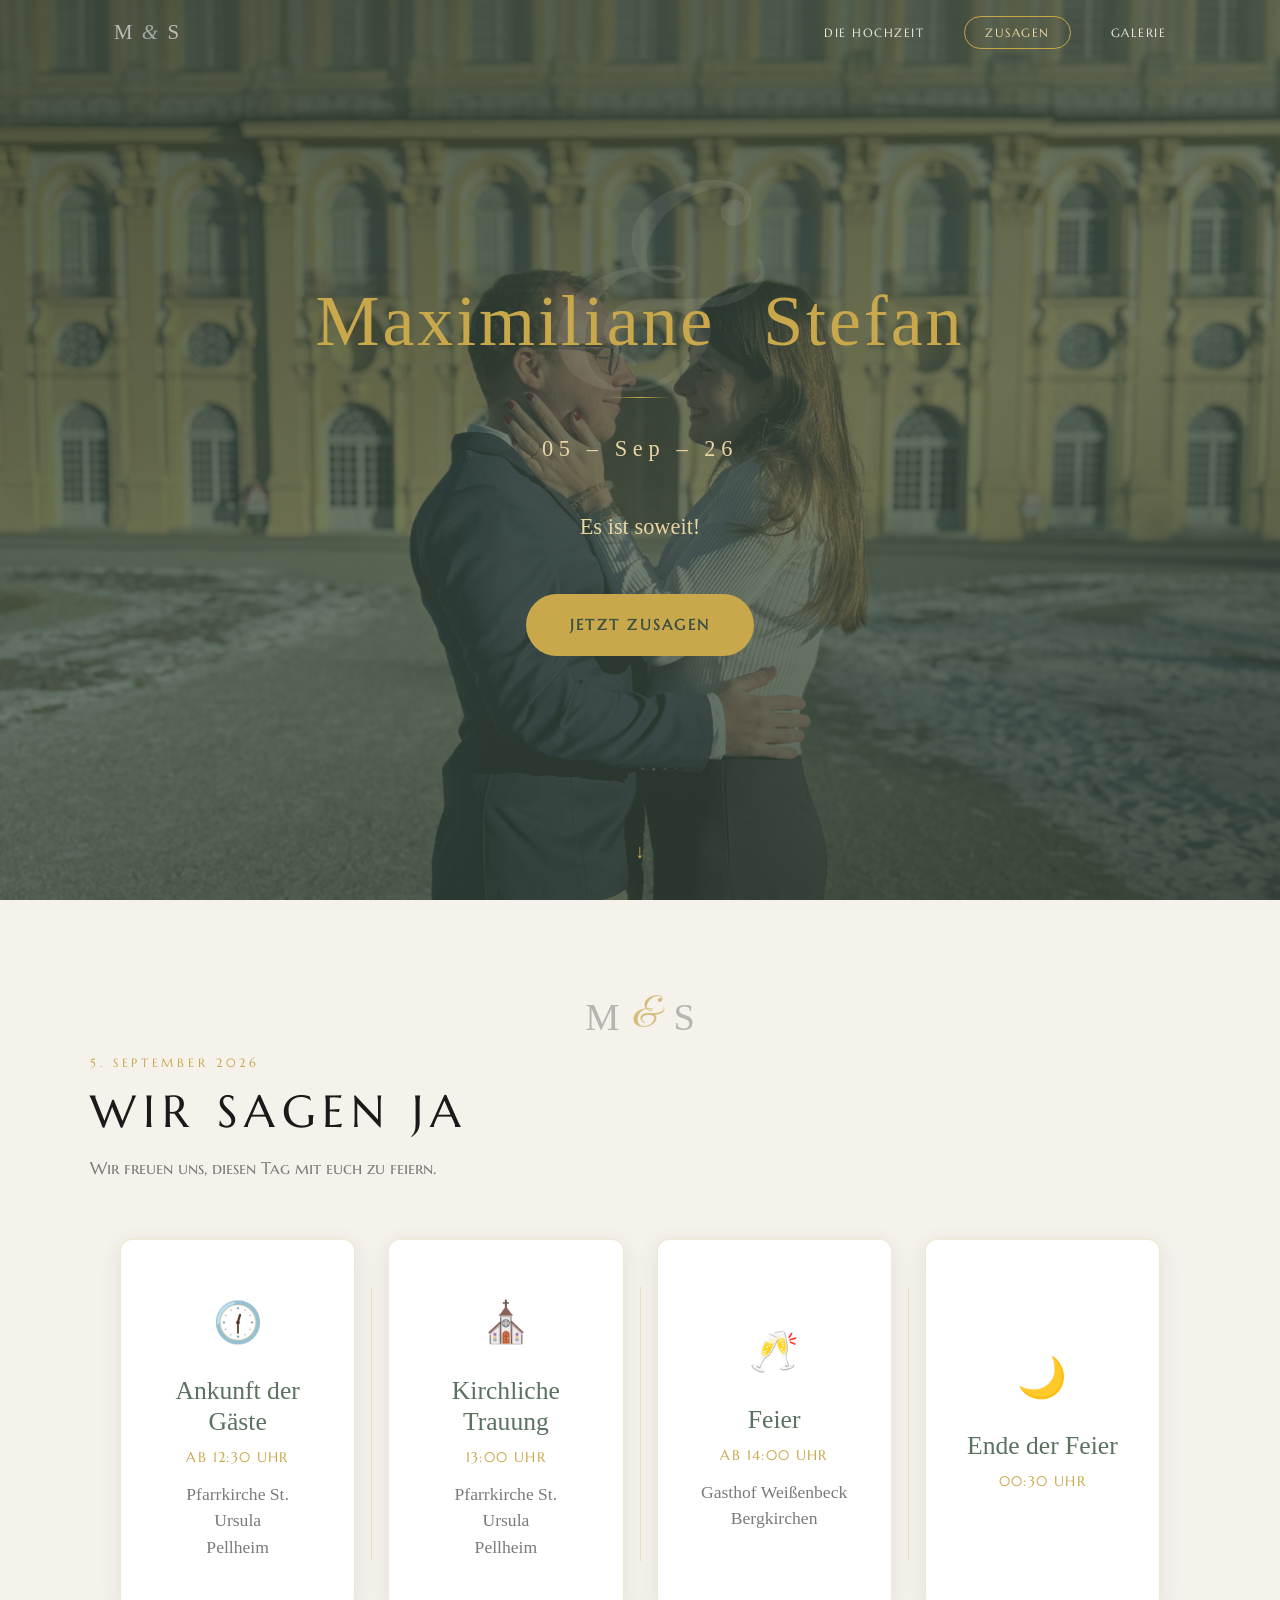
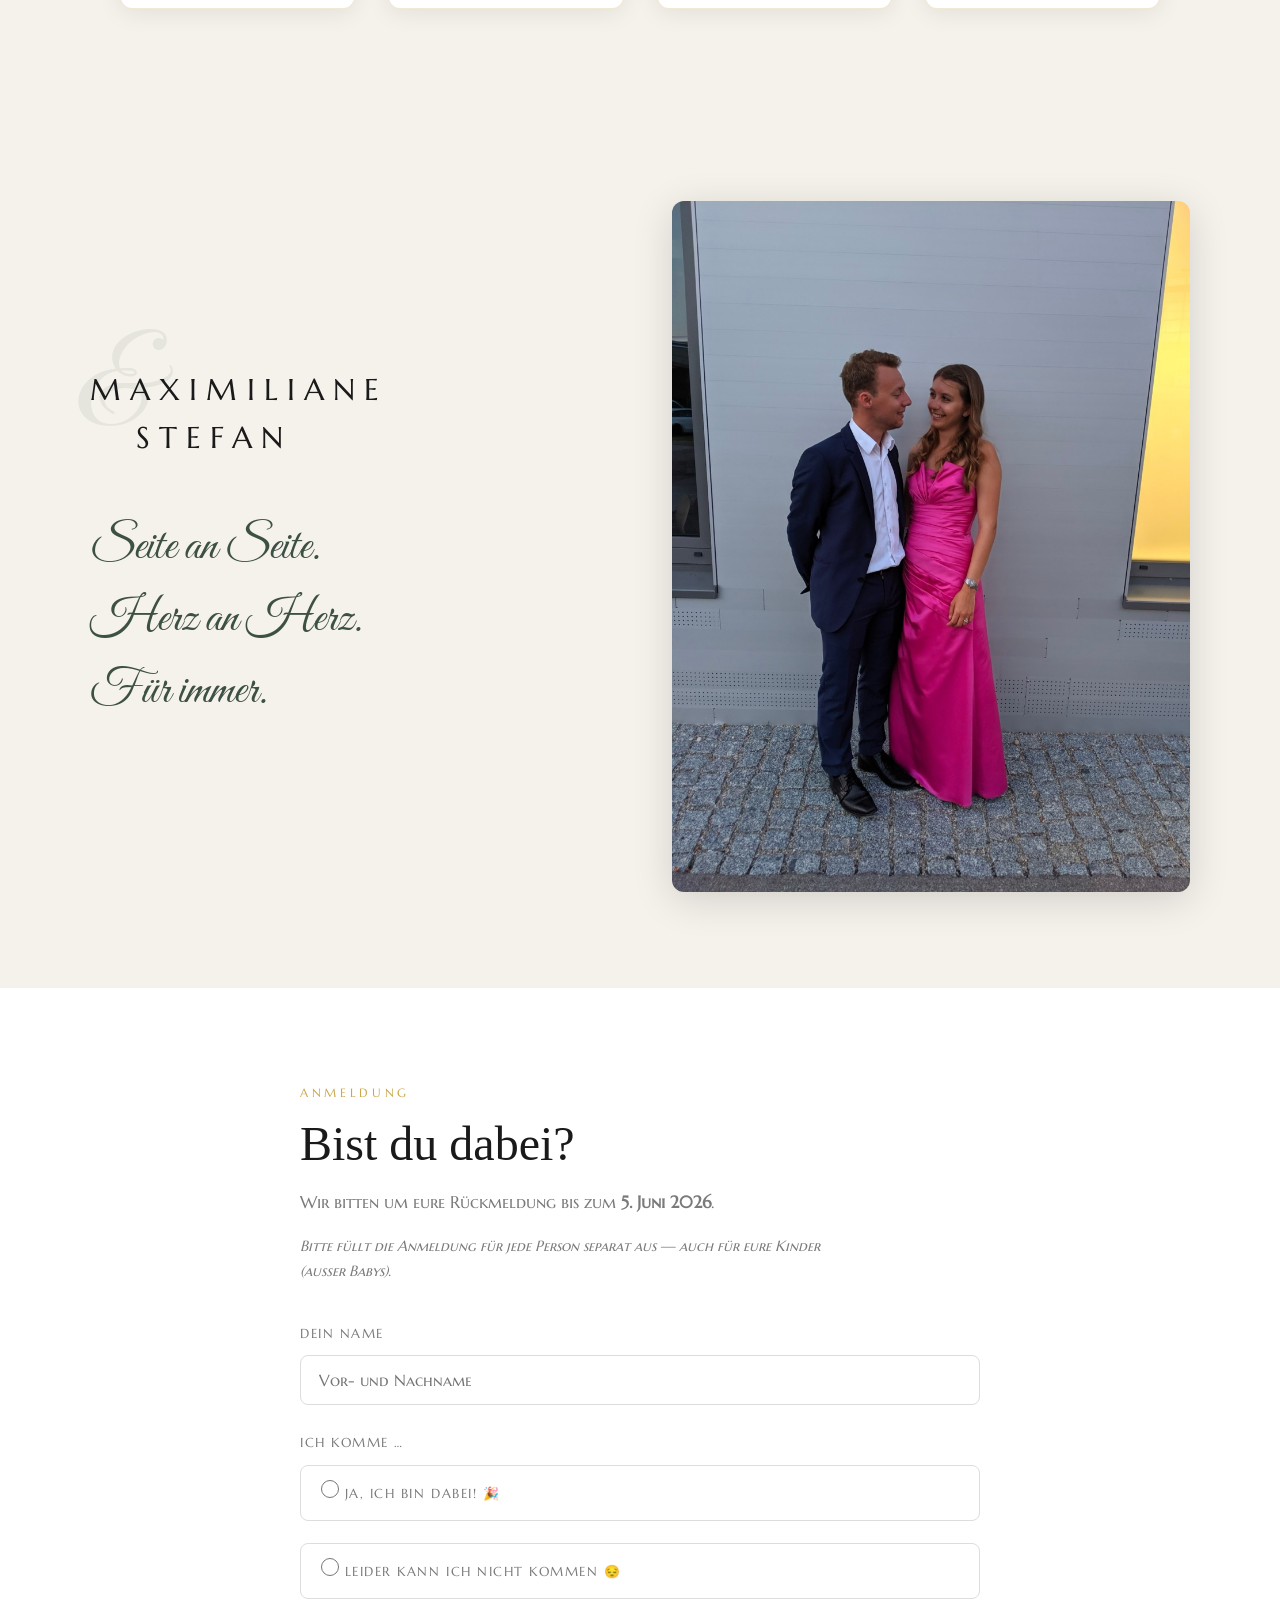
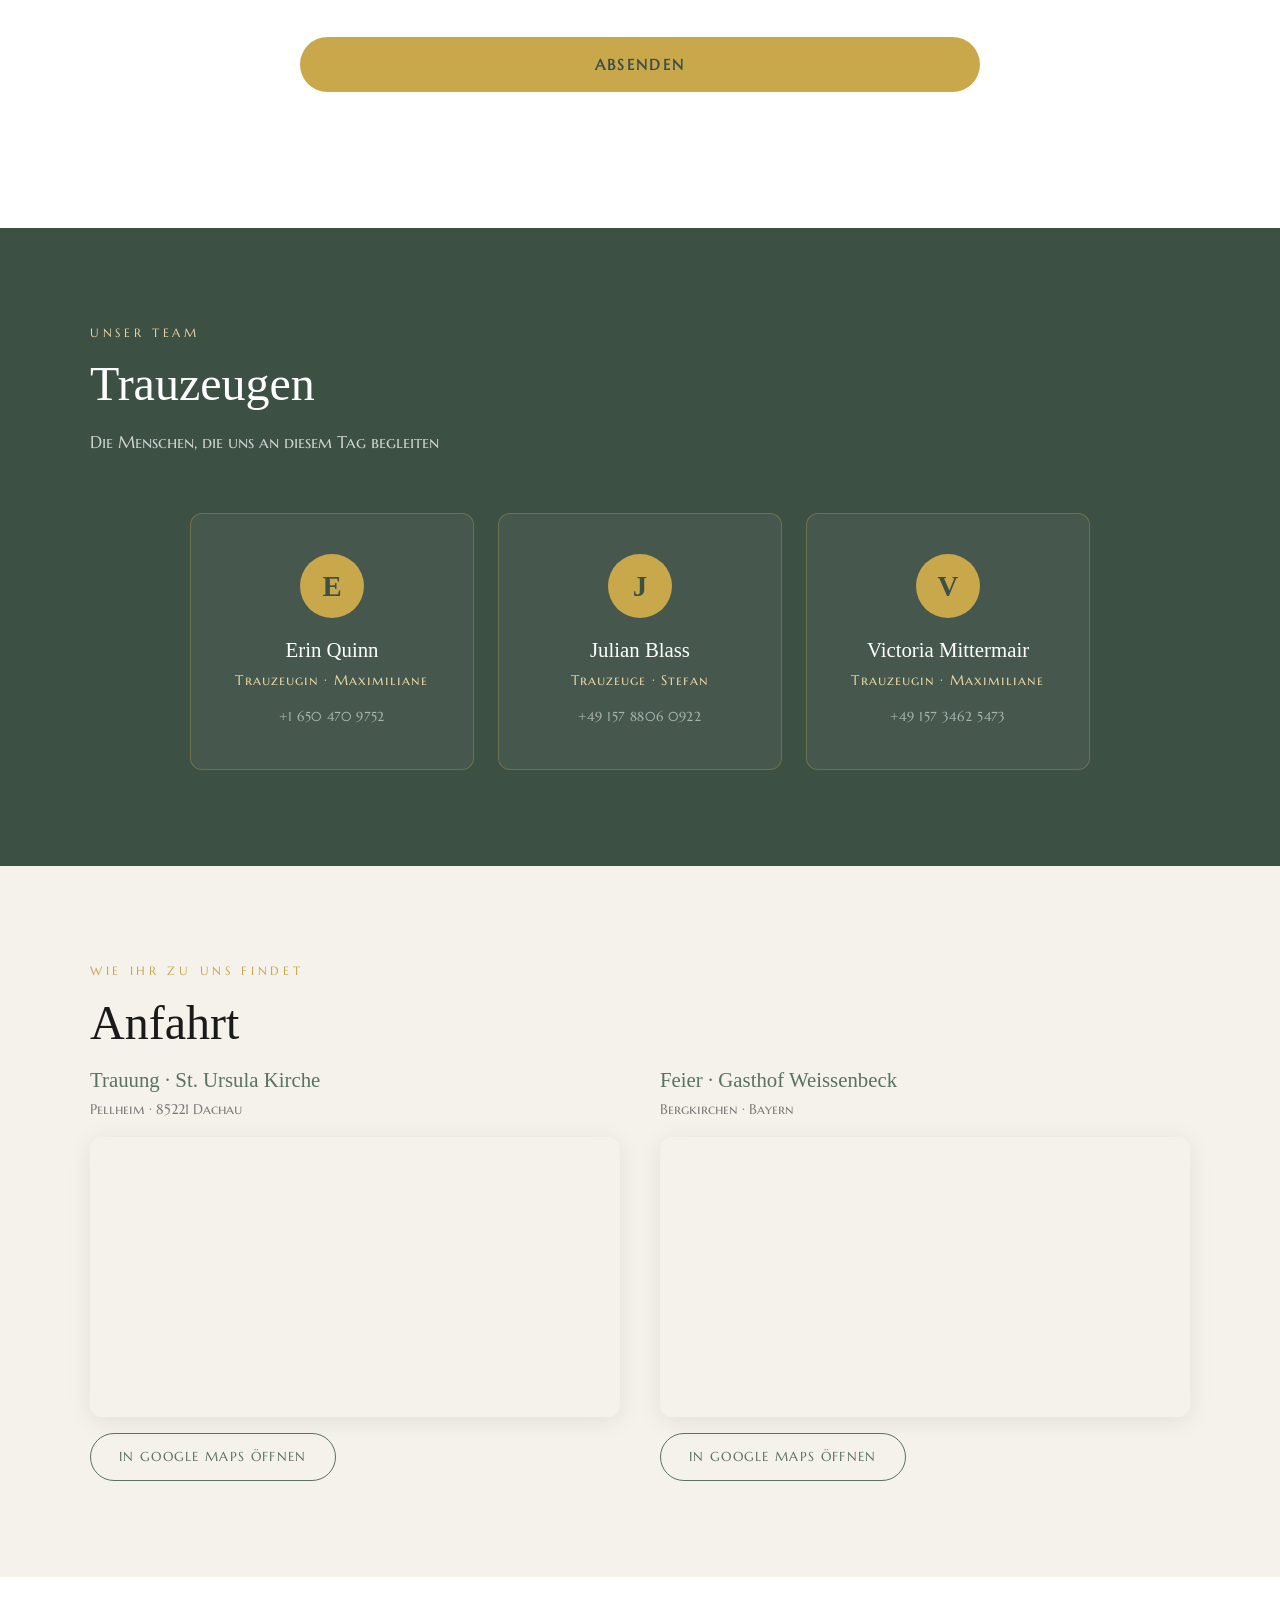
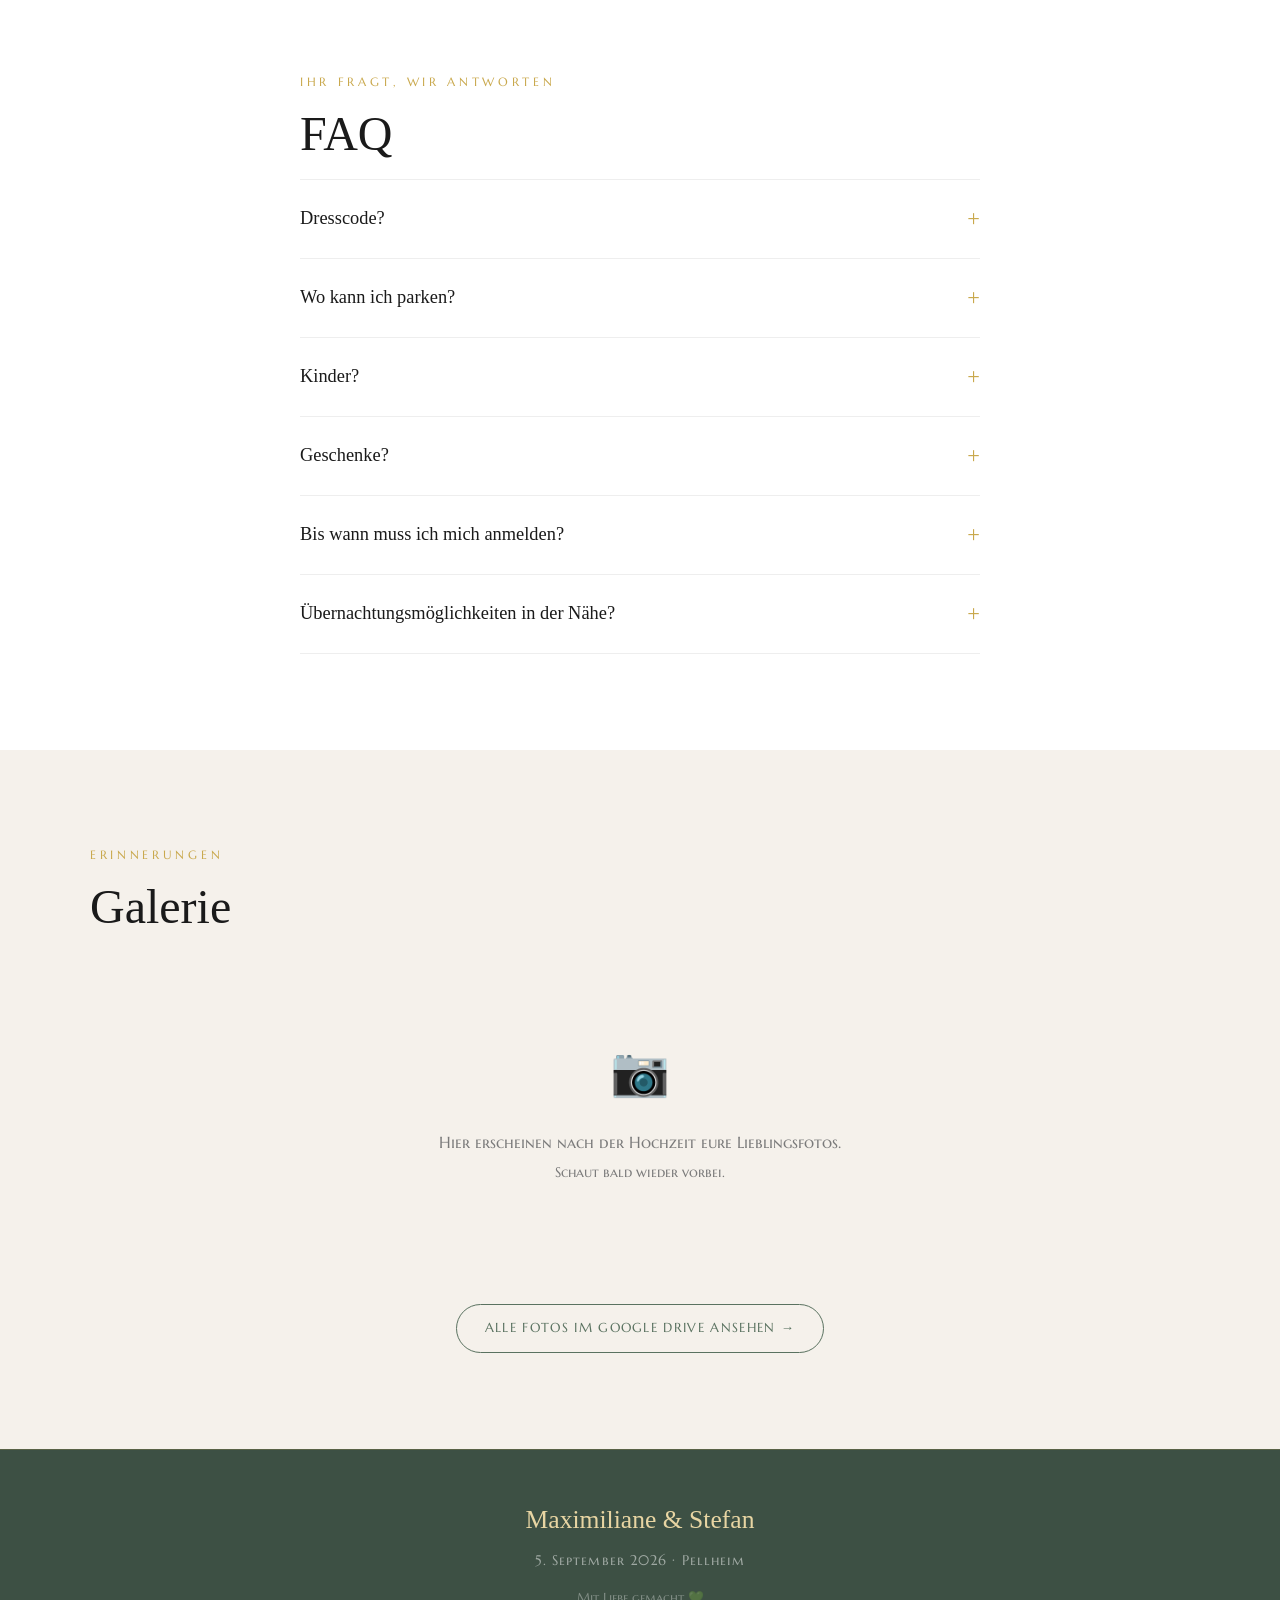
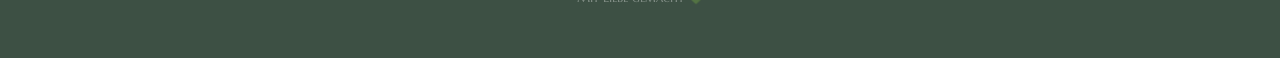
<file: index.html>
<!DOCTYPE html>
<html lang="de">
<head>
  <meta charset="UTF-8">
  <meta name="viewport" content="width=device-width, initial-scale=1.0">
  <title>Maximiliane & Stefan · 5. September 2026</title>
  <meta name="description" content="Wir heiraten! Feiert mit uns am 5. September 2026 in Pellheim & Bergkirchen.">
  <meta property="og:title" content="Maximiliane & Stefan · 5. September 2026">
  <meta property="og:description" content="Wir heiraten! Feiert mit uns am 5. September 2026 in Pellheim & Bergkirchen.">
  <meta property="og:image" content="images/hero-couple.jpg">
  <meta property="og:type" content="website">
  <link rel="preconnect" href="https://fonts.googleapis.com">
  <link rel="preconnect" href="https://fonts.gstatic.com" crossorigin>
  <link href="https://fonts.googleapis.com/css2?family=Cormorant+Garant:ital,wght@0,300;0,400;0,600;0,700;1,300;1,400;1,600&family=Great+Vibes&family=Marcellus+SC&display=swap" rel="stylesheet">
  <link rel="icon" href="data:image/svg+xml,<svg xmlns='http://www.w3.org/2000/svg' viewBox='0 0 100 100'><text y='.9em' font-size='90'>💍</text></svg>">
  <link rel="stylesheet" href="style.css">
</head>
<body>

  <!-- NAVIGATION -->
  <nav id="navbar">
    <div class="nav-inner">
      <span class="nav-monogram">M <span class="nav-amp">&</span> S</span>
      <ul class="nav-links">
        <li><a href="#hochzeit">Die Hochzeit</a></li>
        <li><a href="#rsvp" class="nav-cta">Zusagen</a></li>
        <li><a href="#galerie">Galerie</a></li>
      </ul>
      <button class="nav-toggle" id="nav-toggle" aria-label="Menü öffnen">
        <span></span><span></span><span></span>
      </button>
    </div>
    <ul class="nav-links-mobile" id="nav-mobile">
      <li><a href="#hochzeit">Die Hochzeit</a></li>
      <li><a href="#rsvp">Zusagen</a></li>
      <li><a href="#galerie">Galerie</a></li>
    </ul>
  </nav>

  <!-- HERO -->
  <section id="hero">
    <div class="hero-bg"></div>
    <div class="hero-content">
      <div class="hero-monogram">
        <div class="hero-ghost-amp">&amp;</div>
        <div class="hero-names">
          <span class="hero-name">Maximiliane</span>
          <span class="hero-name">Stefan</span>
        </div>
      </div>
      <div class="hero-divider"></div>
      <p class="hero-date">05 &ndash; Sep &ndash; 26</p>
      <div class="countdown" id="countdown">
        <div class="countdown-unit">
          <span id="days">--</span>
          <small>Tage</small>
        </div>
        <div class="countdown-sep">·</div>
        <div class="countdown-unit">
          <span id="hours">--</span>
          <small>Stunden</small>
        </div>
        <div class="countdown-sep">·</div>
        <div class="countdown-unit">
          <span id="minutes">--</span>
          <small>Minuten</small>
        </div>
      </div>
      <a href="#rsvp" class="btn-primary">Jetzt zusagen</a>
    </div>
    <a href="#hochzeit" class="hero-scroll-hint">↓</a>
  </section>

  <!-- HOCHZEIT -->
  <section id="hochzeit" class="section section-cream">
    <div class="section-inner">
      <div class="wir-sagen-ja-mono">
        <span class="wsj-m">M</span>
        <span class="wsj-amp">&amp;</span>
        <span class="wsj-s">S</span>
      </div>
      <span class="section-label" id="hochzeit-label">5. September 2026</span>
      <h2 class="wir-sagen-ja">Wir sagen Ja</h2>
      <p class="section-sub" id="hochzeit-sub">Wir freuen uns, diesen Tag mit euch zu feiern.</p>
      <div class="event-cards">
        <div class="event-card">
          <div class="event-icon">🕧</div>
          <h3>Ankunft der Gäste</h3>
          <p class="event-time">Ab 12:30 Uhr</p>
          <p class="event-location">Pfarrkirche St. Ursula<br>Pellheim</p>
        </div>
        <div class="event-divider"></div>
        <div class="event-card">
          <div class="event-icon">⛪</div>
          <h3>Kirchliche Trauung</h3>
          <p class="event-time">13:00 Uhr</p>
          <p class="event-location">Pfarrkirche St. Ursula<br>Pellheim</p>
        </div>
        <div class="event-divider"></div>
        <div class="event-card">
          <div class="event-icon">🥂</div>
          <h3>Feier</h3>
          <p class="event-time">Ab 14:00 Uhr</p>
          <p class="event-location">Gasthof Weißenbeck<br>Bergkirchen</p>
        </div>
        <div class="event-divider"></div>
        <div class="event-card">
          <div class="event-icon">🌙</div>
          <h3>Ende der Feier</h3>
          <p class="event-time">00:30 Uhr</p>
        </div>
      </div>
    </div>
  </section>

  <!-- STORY -->
  <section id="story" class="section section-cream-panel">
    <div class="story-inner">
      <div class="story-text">
        <div class="story-names">
          <span class="story-ghost-amp">&amp;</span>
          <p class="story-name-line">Maximiliane</p>
          <p class="story-name-line story-name-line-right">Stefan</p>
        </div>
        <p class="story-poem">Seite an Seite.<br>Herz an Herz.<br>Für immer.</p>
      </div>
      <div class="story-photo">
        <img src="images/story-couple.jpg" alt="Maximiliane & Stefan" loading="lazy">
      </div>
    </div>
  </section>

  <!-- RSVP -->
  <section id="rsvp" class="section section-white">
    <div class="section-inner section-narrow">
      <span class="section-label">Anmeldung</span>
      <h2>Bist du dabei?</h2>
      <p class="section-sub" id="rsvp-intro">Wir bitten um eure Rückmeldung bis zum <strong>5. Juni 2026</strong>.</p>
      <p class="section-sub rsvp-note">Bitte füllt die Anmeldung für jede Person separat aus — auch für eure Kinder (außer Babys).</p>

      <div id="person-selector" class="person-selector hidden"></div>

      <form id="rsvp-form" novalidate>
        <div class="form-group">
          <label for="guest-name">Dein Name</label>
          <input type="text" id="guest-name" name="name" placeholder="Vor- und Nachname" required autocomplete="name">
        </div>

        <div class="form-group">
          <label>Ich komme …</label>
          <div class="radio-group">
            <label class="radio-label">
              <input type="radio" name="attending" value="yes" required>
              <span class="radio-custom"></span>
              Ja, ich bin dabei! 🎉
            </label>
            <label class="radio-label">
              <input type="radio" name="attending" value="no">
              <span class="radio-custom"></span>
              Leider kann ich nicht kommen 😔
            </label>
          </div>
        </div>

        <div id="attending-fields" class="attending-fields hidden">
          <div class="form-group">
            <label class="checkbox-label">
              <input type="checkbox" id="is-child" name="isChild">
              <span class="checkbox-custom"></span>
              Dies ist eine Anmeldung für ein Kind 👶
            </label>
          </div>

          <div class="form-group">
            <label for="menu">Menüwahl</label>
            <select id="menu" name="menu" required>
              <option value="">Bitte wählen …</option>
              <option value="fleisch">Fleisch</option>
              <option value="vegetarisch">Vegetarisch</option>
            </select>
          </div>

          <div class="form-group">
            <label for="notes">Unverträglichkeiten & Anmerkungen</label>
            <textarea id="notes" name="notes" rows="3" placeholder="z.B. Laktoseintoleranz, glutenfrei, Allergien …"></textarea>
          </div>
        </div>

        <button type="submit" class="btn-primary btn-full">Absenden</button>
        <p id="form-feedback" class="form-feedback" aria-live="polite"></p>
      </form>
    </div>
  </section>

  <!-- TRAUTZEUGEN -->
  <section id="trauzeugen" class="section section-green">
    <div class="section-inner">
      <span class="section-label section-label-light">Unser Team</span>
      <h2 class="text-light">Trauzeugen</h2>
      <p class="section-sub text-light-muted">Die Menschen, die uns an diesem Tag begleiten</p>
      <div class="witness-cards">
        <div class="witness-card">
          <div class="witness-avatar">
            <div class="witness-initial">E</div>
          </div>
          <h3>Erin Quinn</h3>
          <p class="witness-role">Trauzeugin · Maximiliane</p>
          <p class="witness-phone"><a href="tel:+16504709752">+1 650 470 9752</a></p>
        </div>
        <div class="witness-card">
          <div class="witness-avatar">
            <div class="witness-initial">J</div>
          </div>
          <h3>Julian Blass</h3>
          <p class="witness-role">Trauzeuge · Stefan</p>
          <p class="witness-phone"><a href="tel:+4915788060922">+49 157 8806 0922</a></p>
        </div>
        <div class="witness-card">
          <div class="witness-avatar">
            <div class="witness-initial">V</div>
          </div>
          <h3>Victoria Mittermair</h3>
          <p class="witness-role">Trauzeugin · Maximiliane</p>
          <p class="witness-phone"><a href="tel:+4915734625473">+49 157 3462 5473</a></p>
        </div>
      </div>
    </div>
  </section>

  <!-- ANFAHRT -->
  <section id="anfahrt" class="section section-cream">
    <div class="section-inner">
      <span class="section-label">Wie ihr zu uns findet</span>
      <h2>Anfahrt</h2>
      <div class="maps-grid">
        <div class="map-item">
          <h3>Trauung · St. Ursula Kirche</h3>
          <p class="map-address">Pellheim · 85221 Dachau</p>
          <div class="map-embed">
            <iframe
              src="https://maps.google.com/maps?q=Kirche+Pellheim+85221+Dachau+Bayern&output=embed"
              width="100%" height="300" style="border:0;" allowfullscreen loading="lazy"
              referrerpolicy="no-referrer-when-downgrade" title="St. Ursula Kirche Pellheim">
            </iframe>
          </div>
          <a href="https://www.google.com/maps/search/Kirche+Pellheim+85221+Dachau+Bayern" target="_blank" rel="noopener noreferrer" class="btn-secondary">In Google Maps öffnen</a>
        </div>
        <div class="map-item">
          <h3>Feier · Gasthof Weissenbeck</h3>
          <p class="map-address">Bergkirchen · Bayern</p>
          <div class="map-embed">
            <iframe
              src="https://maps.google.com/maps?q=Gasthof+Weißenbeck+Bergkirchen+Bayern+Deutschland&output=embed"
              width="100%" height="300" style="border:0;" allowfullscreen loading="lazy"
              referrerpolicy="no-referrer-when-downgrade" title="Gasthof Weissenbeck Unterbachern">
            </iframe>
          </div>
          <a href="https://www.google.com/maps/search/Gasthof+Weißenbeck+Bergkirchen+Bayern" target="_blank" rel="noopener noreferrer" class="btn-secondary">In Google Maps öffnen</a>
        </div>
      </div>
    </div>
  </section>

  <!-- FAQ -->
  <section id="faq" class="section section-white">
    <div class="section-inner section-narrow">
      <span class="section-label">Ihr fragt, wir antworten</span>
      <h2>FAQ</h2>
      <div class="faq-list">
        <details class="faq-item">
          <summary>Dresscode?</summary>
          <p>Festlich elegant.</p>
        </details>
        <details class="faq-item">
          <summary>Wo kann ich parken?</summary>
          <p>An der Kirche könnt ihr direkt auf dem Platz gegenüber parken. Am Gasthof Weißenbeck stehen Parkplätze im Hof und an der Straße zur Verfügung, außerdem der P+R-Parkplatz an der S-Bahn Unterbachern (7 Min. zu Fuß zum Restaurant). Wir empfehlen außerdem, Fahrgemeinschaften zu bilden.</p>
        </details>
        <details class="faq-item">
          <summary>Kinder?</summary>
          <p>Kinder sind bei uns herzlich willkommen! Bitte füllt für jedes Kind eine eigene <a href="#rsvp" style="color:var(--green);text-decoration:underline">Anmeldung</a> aus, damit wir gut planen können. Babys müssen nicht extra angemeldet werden.</p>
        </details>
        <details class="faq-item">
          <summary>Geschenke?</summary>
          <p>Eure Anwesenheit ist das schönste Geschenk. Wer uns dennoch eine Freude machen möchte, kann uns gerne mit einem Beitrag zur Hochzeitsreise unterstützen.</p>
        </details>
        <details class="faq-item">
          <summary>Bis wann muss ich mich anmelden?</summary>
          <p>Wir bitten um eure Rückmeldung bis zum <strong>5. Juni 2026</strong>, damit wir planen können.</p>
        </details>
        <details class="faq-item">
          <summary>Übernachtungsmöglichkeiten in der Nähe?</summary>
          <p>In Dachau (ca. 5–10 km entfernt) gibt es mehrere gute Hotels. Auch Airbnbs in der Umgebung von Unterbachern und Dachau sind eine gute Option. Da der 5. September auf ein Wochenende fällt, empfehlen wir, frühzeitig zu buchen.</p>
        </details>
      </div>
    </div>
  </section>

  <!-- GALERIE -->
  <section id="galerie" class="section section-cream">
    <div class="section-inner">
      <span class="section-label">Erinnerungen</span>
      <h2>Galerie</h2>
      <div id="gallery-empty" class="gallery-placeholder">
        <div class="gallery-placeholder-icon">📷</div>
        <p>Hier erscheinen nach der Hochzeit eure Lieblingsfotos.</p>
        <p class="gallery-placeholder-sub">Schaut bald wieder vorbei.</p>
      </div>
      <div class="gallery-grid" id="gallery-grid"></div>
      <div id="drive-link-container" class="drive-link-wrap" style="display:none">
        <a href="#" id="drive-link" class="btn-secondary" target="_blank" rel="noopener">
          Alle Fotos im Google Drive ansehen →
        </a>
      </div>
    </div>
  </section>

  <!-- FOOTER -->
  <footer>
    <p class="footer-names">Maximiliane & Stefan</p>
    <p class="footer-date">5. September 2026 · Pellheim</p>
    <p class="footer-love">Mit Liebe gemacht <a href="images/wedding-kermit.jpg" target="_blank" rel="noopener" aria-label="Überraschung" style="text-decoration:none;cursor:pointer">💚</a></p>
  </footer>

  <script src="script.js"></script>
</body>
</html>
</file>
<file: style.css>
/* =============================================
   WEDDING WEBSITE — Maximiliane & Stefan
   Theme: Forest Green + Gold
   ============================================= */

/* --- VARIABLES --- */
:root {
  --green-dark:    #3D5044;
  --green:         #5A7260;
  --green-mid:     #7A9480;
  --green-light:   #EEF2EE;
  --gold:          #C9A84C;
  --gold-light:    #E8D5A3;
  --gold-pale:     #F7F0E0;
  --cream:         #F5F1EB;
  --cream-dark:    #EDE8DF;
  --white:         #FFFFFF;
  --text-dark:     #1A1A1A;
  --text-body:     #3D3D3D;
  --text-muted:    #7A7A7A;
  --text-light:    #FFFFFF;
  --text-light-muted: rgba(255,255,255,0.75);
  --border:        rgba(201,168,76,0.25);
  --shadow:        0 4px 24px rgba(0,0,0,0.08);
  --shadow-hover:  0 8px 40px rgba(0,0,0,0.14);
  --radius:        12px;
  --font-serif:    'Cormorant Garant', Georgia, serif;
  --font-sans:     'Marcellus SC', Georgia, serif;
  --font-script:   'Great Vibes', cursive;
  --max-w:         1100px;
  --max-w-narrow:  680px;
  --section-pad:   96px 24px;
}

/* --- RESET & BASE --- */
*, *::before, *::after { box-sizing: border-box; margin: 0; padding: 0; }

html { scroll-behavior: smooth; font-size: 16px; }

body {
  font-family: var(--font-sans);
  color: var(--text-body);
  background: var(--cream);
  line-height: 1.7;
  -webkit-font-smoothing: antialiased;
}

img { max-width: 100%; display: block; }
a { color: inherit; text-decoration: none; }

/* --- TYPOGRAPHY --- */
h1, h2, h3 {
  font-family: var(--font-serif);
  font-weight: 400;
  line-height: 1.2;
  color: var(--text-dark);
}

h1 { font-size: clamp(3rem, 8vw, 6.5rem); font-weight: 300; letter-spacing: 0.02em; }
h2 { font-size: clamp(2rem, 4vw, 3rem); font-weight: 400; }
h3 { font-size: 1.4rem; font-weight: 400; }

p { font-size: 1rem; }

em {
  font-family: var(--font-serif);
  font-style: italic;
  color: var(--gold);
}

/* --- NAVIGATION --- */
#navbar {
  position: fixed;
  top: 0; left: 0; right: 0;
  z-index: 100;
  transition: background 0.3s, box-shadow 0.3s;
}

#navbar.scrolled {
  background: var(--green-dark);
  box-shadow: 0 2px 20px rgba(0,0,0,0.3);
}

.nav-inner {
  max-width: var(--max-w);
  margin: 0 auto;
  padding: 0 24px;
  height: 64px;
  display: flex;
  align-items: center;
  justify-content: space-between;
}

.nav-monogram {
  font-family: var(--font-serif);
  font-size: 1.3rem;
  color: rgba(255, 255, 255, 0.6);
  letter-spacing: 0.1em;
}

.nav-amp { color: rgba(255, 255, 255, 0.5); font-style: italic; }

.nav-links {
  display: flex;
  list-style: none;
  gap: 40px;
  align-items: center;
}

.nav-links a {
  font-family: var(--font-sans);
  font-size: 0.78rem;
  font-weight: 300;
  letter-spacing: 0.12em;
  text-transform: uppercase;
  color: rgba(255,255,255,0.85);
  transition: color 0.2s;
}

.nav-links a:hover { color: var(--gold-light); }

.nav-links .nav-cta {
  border: 1px solid var(--gold);
  color: var(--gold-light);
  padding: 8px 20px;
  border-radius: 100px;
  transition: background 0.2s, color 0.2s;
}

.nav-links .nav-cta:hover {
  background: var(--gold);
  color: var(--green-dark);
}

.nav-toggle {
  display: none;
  flex-direction: column;
  gap: 5px;
  background: none;
  border: none;
  cursor: pointer;
  padding: 4px;
}

.nav-toggle span {
  display: block;
  width: 24px;
  height: 1.5px;
  background: var(--gold-light);
  transition: 0.3s;
}

.nav-links-mobile {
  display: none;
  list-style: none;
  flex-direction: column;
  background: var(--green-dark);
  padding: 16px 24px 24px;
  gap: 16px;
}

.nav-links-mobile a {
  font-size: 1.1rem;
  color: rgba(255,255,255,0.85);
  font-family: var(--font-serif);
}

.nav-links-mobile.open { display: flex; }

/* --- HERO --- */
#hero {
  min-height: 100vh;
  position: relative;
  display: flex;
  align-items: center;
  justify-content: center;
  overflow: hidden;
}

.hero-bg {
  position: absolute;
  inset: 0;
  background:
    linear-gradient(160deg, rgba(45,58,48,0.82) 0%, rgba(61,80,68,0.72) 55%, rgba(45,58,48,0.88) 100%),
    url('images/hero-img4113.jpg') center 30%/cover no-repeat;
}

.hero-content {
  position: relative;
  z-index: 1;
  text-align: center;
  padding: 120px 24px 80px;
}

.hero-pre {
  font-family: var(--font-sans);
  font-size: 0.72rem;
  font-weight: 400;
  letter-spacing: 0.35em;
  text-transform: uppercase;
  color: var(--gold-light);
  margin-bottom: 40px;
}

/* Ghost ampersand + initials monogram */
.hero-monogram {
  position: relative;
  display: inline-block;
  margin-bottom: 8px;
}

.hero-ghost-amp {
  position: absolute;
  top: 50%;
  left: 50%;
  transform: translate(-50%, -52%);
  font-family: var(--font-script);
  font-size: clamp(9rem, 22vw, 18rem);
  color: rgba(255,255,255,0.07);
  line-height: 1;
  pointer-events: none;
  user-select: none;
  white-space: nowrap;
}

.hero-names {
  display: flex;
  align-items: center;
  justify-content: center;
  gap: 48px;
  position: relative;
  z-index: 1;
}

.hero-name {
  font-family: var(--font-serif);
  font-size: clamp(2.4rem, 6vw, 4.5rem);
  font-weight: 300;
  color: var(--gold);
  line-height: 1;
  letter-spacing: 0.04em;
}

.hero-divider {
  width: 60px;
  height: 1px;
  background: linear-gradient(to right, transparent, var(--gold), transparent);
  margin: 32px auto;
}

.hero-date {
  font-family: var(--font-serif);
  font-size: clamp(1rem, 2.5vw, 1.4rem);
  font-weight: 300;
  color: var(--gold-light);
  letter-spacing: 0.25em;
  margin-bottom: 40px;
}

.countdown {
  display: flex;
  justify-content: center;
  align-items: baseline;
  gap: 8px;
  margin-bottom: 48px;
}

.countdown-unit {
  display: flex;
  flex-direction: column;
  align-items: center;
  min-width: 64px;
}

.countdown-unit span {
  font-family: var(--font-serif);
  font-size: 3rem;
  font-weight: 300;
  color: var(--white);
  line-height: 1;
}

.countdown-unit small {
  font-family: var(--font-sans);
  font-size: 0.65rem;
  font-weight: 300;
  letter-spacing: 0.15em;
  text-transform: uppercase;
  color: var(--gold-light);
  margin-top: 6px;
}

.countdown-sep {
  color: var(--gold);
  font-size: 1.5rem;
  padding-bottom: 24px;
}

.hero-scroll-hint {
  position: absolute;
  bottom: 32px;
  left: 50%;
  transform: translateX(-50%);
  color: var(--gold);
  font-size: 1.2rem;
  animation: bounce 2s infinite;
  z-index: 1;
}

@keyframes bounce {
  0%, 100% { transform: translateX(-50%) translateY(0); }
  50% { transform: translateX(-50%) translateY(8px); }
}

/* --- BUTTONS --- */
.btn-primary {
  display: inline-block;
  background: var(--gold);
  color: var(--green-dark);
  font-family: var(--font-sans);
  font-size: 0.95rem;
  font-weight: 700;
  letter-spacing: 0.15em;
  text-transform: uppercase;
  padding: 18px 44px;
  border-radius: 100px;
  border: none;
  cursor: pointer;
  transition: background 0.2s, transform 0.15s, box-shadow 0.2s;
}

.btn-primary:hover {
  background: var(--gold-light);
  box-shadow: 0 6px 24px rgba(201,168,76,0.4);
  transform: translateY(-1px);
}

.btn-primary.btn-full { width: 100%; text-align: center; }

.btn-secondary {
  display: inline-block;
  border: 1px solid var(--green);
  color: var(--green);
  font-family: var(--font-sans);
  font-size: 0.82rem;
  font-weight: 400;
  letter-spacing: 0.1em;
  text-transform: uppercase;
  padding: 12px 28px;
  border-radius: 100px;
  transition: background 0.2s, color 0.2s;
}

.btn-secondary:hover {
  background: var(--green);
  color: var(--white);
}

/* --- SECTIONS --- */
.section { padding: var(--section-pad); }
.section-cream { background: var(--cream); }
.section-white { background: var(--white); }
.section-green  { background: var(--green-dark); }

.section-inner {
  max-width: var(--max-w);
  margin: 0 auto;
}

.section-narrow {
  max-width: var(--max-w-narrow);
}

.section-label {
  display: block;
  font-family: var(--font-sans);
  font-size: 0.72rem;
  font-weight: 400;
  letter-spacing: 0.32em;
  text-transform: uppercase;
  color: var(--gold);
  margin-bottom: 12px;
}

.section-label.personalized {
  font-family: var(--font-serif);
  font-size: clamp(1.7rem, 5.5vw, 2.4rem);
  font-style: italic;
  font-weight: 400;
  letter-spacing: 0.02em;
  text-transform: none;
  color: var(--green);
  margin-bottom: 24px;
  line-height: 1.3;
}

.section-label-light { color: var(--gold-light); }

.section-inner h2 { margin-bottom: 16px; }

.section-sub {
  font-size: 1.05rem;
  color: var(--text-muted);
  margin-bottom: 56px;
  max-width: 520px;
}

.rsvp-note {
  font-size: 0.92rem;
  margin-top: -40px;
  margin-bottom: 40px;
  font-style: italic;
}

/* Personalized guest intro */
.rsvp-intro-personalized {
  max-width: none;
  margin-bottom: 40px;
}

.rsvp-greeting {
  display: block;
  font-family: var(--font-serif);
  font-size: clamp(1.6rem, 5vw, 2.2rem);
  font-weight: 400;
  color: var(--text-dark);
  line-height: 1.3;
  margin-bottom: 12px;
}

.rsvp-guest-name {
  color: var(--green);
  font-style: italic;
  font-weight: 500;
}

.rsvp-intro-body {
  display: block;
  font-size: 1.05rem;
  color: var(--text-muted);
}

.text-light   { color: var(--text-light); }
.text-light-muted { color: var(--text-light-muted); }

/* --- EVENT CARDS --- */
.event-cards {
  display: flex;
  align-items: stretch;
  gap: 0;
  max-width: 1040px;
  margin: 0 auto;
}

.event-card {
  flex: 1;
  text-align: center;
  padding: 48px 40px;
  border: 1px solid var(--border);
  border-radius: var(--radius);
  background: var(--white);
  box-shadow: var(--shadow);
  transition: box-shadow 0.2s;
  min-height: 260px;
  display: flex;
  flex-direction: column;
  align-items: center;
  justify-content: center;
}

.event-card:hover { box-shadow: var(--shadow-hover); }

.event-icon { font-size: 2.5rem; margin-bottom: 20px; }

.event-card h3 {
  color: var(--green);
  font-size: 1.6rem;
  margin-bottom: 8px;
}

.event-time {
  font-family: var(--font-sans);
  font-size: 0.85rem;
  font-weight: 400;
  letter-spacing: 0.1em;
  color: var(--gold);
  text-transform: uppercase;
  margin-bottom: 12px;
}

.event-location {
  font-family: var(--font-serif);
  font-size: 1.1rem;
  color: var(--text-muted);
  line-height: 1.5;
}

.event-divider {
  width: 1px;
  background: var(--border);
  flex-shrink: 0;
  margin: 48px 16px;
}

/* --- PERSON SELECTOR --- */
.person-selector {
  margin-bottom: 32px;
}

.person-selector.hidden { display: none; }

.person-selector-label {
  font-size: 0.8rem;
  font-weight: 400;
  letter-spacing: 0.12em;
  text-transform: uppercase;
  color: var(--text-muted);
  margin-bottom: 12px;
}

.person-buttons {
  display: flex;
  flex-wrap: wrap;
  gap: 8px;
}

.person-btn {
  padding: 10px 20px;
  border: 2px solid var(--green);
  border-radius: 100px;
  background: transparent;
  color: var(--green);
  font-family: var(--font-serif);
  font-size: 1.05rem;
  cursor: pointer;
  transition: all 0.2s;
}

.person-btn:hover {
  background: var(--green-light);
}

.person-btn.active {
  background: var(--green);
  color: var(--white);
}

.person-btn.done {
  border-style: dashed;
  opacity: 0.55;
}

.person-btn.done::after {
  content: ' \2713';
}

.person-btn.done.active {
  opacity: 0.75;
}

/* --- RSVP FORM --- */
.form-group {
  margin-bottom: 28px;
}

.form-group label {
  display: block;
  font-size: 0.8rem;
  font-weight: 400;
  letter-spacing: 0.12em;
  text-transform: uppercase;
  color: var(--text-muted);
  margin-bottom: 10px;
}

.form-group input[type="text"],
.form-group select,
.form-group textarea {
  width: 100%;
  padding: 14px 18px;
  border: 1px solid #DDD;
  border-radius: 8px;
  font-family: var(--font-sans);
  font-size: 1rem;
  color: var(--text-dark);
  background: var(--white);
  transition: border-color 0.2s, box-shadow 0.2s;
  appearance: none;
}

.form-group input:focus,
.form-group select:focus,
.form-group textarea:focus {
  outline: none;
  border-color: var(--green);
  box-shadow: 0 0 0 3px rgba(44,95,46,0.1);
}

.form-group textarea { resize: vertical; min-height: 96px; }

.radio-group {
  display: flex;
  flex-direction: column;
  gap: 12px;
}

.radio-label {
  display: flex;
  align-items: center;
  gap: 12px;
  cursor: pointer;
  font-size: 1rem;
  color: var(--text-body);
  font-family: var(--font-sans);
  padding: 14px 20px;
  border: 1px solid #DDD;
  border-radius: 8px;
  transition: border-color 0.2s, background 0.2s;
  text-transform: none;
  letter-spacing: 0;
}

.radio-label:has(input:checked) {
  border-color: var(--green);
  background: var(--green-light);
}

.radio-label input[type="radio"] {
  width: 18px;
  height: 18px;
  accent-color: var(--green);
  flex-shrink: 0;
}

.checkbox-label {
  display: flex;
  align-items: center;
  gap: 12px;
  cursor: pointer;
  font-size: 0.95rem;
  color: var(--text-body);
  font-family: var(--font-sans);
  padding: 14px 20px;
  border: 1px solid #DDD;
  border-radius: 8px;
  transition: border-color 0.2s, background 0.2s;
  text-transform: none;
  letter-spacing: 0;
}

.checkbox-label:has(input:checked) {
  border-color: var(--green);
  background: var(--green-light);
}

.checkbox-label input[type="checkbox"] {
  width: 18px;
  height: 18px;
  accent-color: var(--green);
  flex-shrink: 0;
}

.attending-fields {
  transition: opacity 0.3s;
}

.attending-fields.hidden {
  display: none;
}

.form-feedback {
  margin-top: 16px;
  text-align: center;
  font-size: 0.95rem;
  min-height: 24px;
}

.form-feedback.success { color: var(--green); }
.form-feedback.error   { color: #C0392B; }

/* --- TRAUTZEUGEN --- */
.witness-cards {
  display: grid;
  grid-template-columns: repeat(3, 1fr);
  gap: 24px;
  max-width: 900px;
  margin: 0 auto;
}

.witness-card {
  text-align: center;
  padding: 40px 24px;
  border: 1px solid rgba(201,168,76,0.3);
  border-radius: var(--radius);
  background: rgba(255,255,255,0.05);
  transition: background 0.2s, border-color 0.2s;
}

.witness-card:hover {
  background: rgba(255,255,255,0.08);
  border-color: var(--gold);
}

.witness-initial {
  width: 64px;
  height: 64px;
  border-radius: 50%;
  background: var(--gold);
  color: var(--green-dark);
  font-family: var(--font-serif);
  font-size: 1.8rem;
  font-weight: 600;
  display: flex;
  align-items: center;
  justify-content: center;
  margin: 0 auto;
}

.witness-card h3 {
  color: var(--white);
  font-size: 1.3rem;
  margin-bottom: 6px;
}

.witness-role {
  color: var(--gold-light);
  font-size: 0.85rem;
  letter-spacing: 0.08em;
  margin-bottom: 10px;
}

.witness-phone {
  margin-top: 6px;
}

.witness-phone a {
  color: rgba(255,255,255,0.55);
  font-size: 0.82rem;
  letter-spacing: 0.05em;
  transition: color 0.2s;
}

.witness-phone a:hover {
  color: var(--gold-light);
}

.witness-avatar {
  margin-bottom: 20px;
}

/* --- MAPS --- */
.maps-grid {
  display: grid;
  grid-template-columns: 1fr 1fr;
  gap: 40px;
}

.map-item h3 {
  font-size: 1.3rem;
  color: var(--green);
  margin-bottom: 4px;
}

.map-address {
  font-size: 0.9rem;
  color: var(--text-muted);
  margin-bottom: 16px;
}

.map-embed {
  border-radius: var(--radius);
  overflow: hidden;
  margin-bottom: 16px;
  box-shadow: var(--shadow);
}

.map-embed iframe {
  display: block;
  width: 100%;
  height: 280px;
  border: 0;
}

/* --- FAQ --- */
.faq-list {
  display: flex;
  flex-direction: column;
  gap: 0;
}

.faq-item {
  border-bottom: 1px solid #EEE;
}

.faq-item:first-child { border-top: 1px solid #EEE; }

.faq-item summary {
  font-family: var(--font-serif);
  font-size: 1.15rem;
  font-weight: 400;
  color: var(--text-dark);
  padding: 20px 0;
  cursor: pointer;
  list-style: none;
  display: flex;
  justify-content: space-between;
  align-items: center;
  transition: color 0.2s;
}

.faq-item summary::-webkit-details-marker { display: none; }

.faq-item summary::after {
  content: '+';
  color: var(--gold);
  font-size: 1.4rem;
  font-weight: 300;
  flex-shrink: 0;
  margin-left: 16px;
  transition: transform 0.2s;
}

.faq-item[open] summary { color: var(--green); }
.faq-item[open] summary::after { transform: rotate(45deg); }

.faq-item p {
  padding: 0 0 20px;
  color: var(--text-muted);
  line-height: 1.7;
}

.faq-item summary:hover { color: var(--green); }

/* --- GALLERY --- */
.gallery-placeholder {
  text-align: center;
  padding: 80px 24px;
  color: var(--text-muted);
}

.gallery-placeholder-icon { font-size: 3rem; margin-bottom: 16px; }

.gallery-placeholder-sub {
  font-size: 0.9rem;
  color: var(--text-muted);
  margin-top: 4px;
}

.gallery-grid {
  display: grid;
  grid-template-columns: repeat(auto-fill, minmax(260px, 1fr));
  gap: 16px;
}

.gallery-grid img {
  width: 100%;
  aspect-ratio: 4/3;
  object-fit: cover;
  border-radius: 8px;
  box-shadow: var(--shadow);
  transition: transform 0.3s, box-shadow 0.3s;
  cursor: pointer;
}

.gallery-grid img:hover {
  transform: scale(1.02);
  box-shadow: var(--shadow-hover);
}

.drive-link-wrap {
  text-align: center;
  margin-top: 40px;
}

/* Lightbox */
.lightbox {
  position: fixed;
  inset: 0;
  background: rgba(0,0,0,0.92);
  z-index: 1000;
  display: flex;
  align-items: center;
  justify-content: center;
  padding: 24px;
  cursor: pointer;
}

.lightbox img {
  max-width: 92vw;
  max-height: 88vh;
  object-fit: contain;
  border-radius: 6px;
}

.lightbox-close {
  position: absolute;
  top: 24px;
  right: 32px;
  color: white;
  font-size: 2rem;
  cursor: pointer;
  line-height: 1;
  opacity: 0.7;
  transition: opacity 0.2s;
}

.lightbox-close:hover { opacity: 1; }

/* --- FOOTER --- */
footer {
  background: var(--green-dark);
  text-align: center;
  padding: 48px 24px;
  border-top: 1px solid rgba(201,168,76,0.2);
}

.footer-names {
  font-family: var(--font-serif);
  font-size: 1.6rem;
  color: var(--gold-light);
  margin-bottom: 8px;
}

.footer-date {
  font-size: 0.85rem;
  color: rgba(255,255,255,0.5);
  margin-bottom: 16px;
  letter-spacing: 0.08em;
}

.footer-love {
  font-size: 0.8rem;
  color: rgba(255,255,255,0.35);
}


/* --- WIR SAGEN JA --- */
.wir-sagen-ja-mono {
  text-align: center;
  margin-bottom: 16px;
  display: flex;
  flex-direction: row;
  align-items: center;
  justify-content: center;
  gap: 14px;
  line-height: 1;
}

.wsj-m, .wsj-s {
  font-family: var(--font-serif);
  font-size: 2.4rem;
  font-weight: 300;
  color: var(--text-muted);
  opacity: 0.5;
  display: block;
}

.wsj-amp {
  font-family: var(--font-script);
  font-size: 2.6rem;
  color: var(--gold);
  opacity: 0.7;
  line-height: 1;
  display: block;
}

.wir-sagen-ja {
  font-family: var(--font-sans);
  font-size: clamp(1.9rem, 4.2vw, 2.8rem);
  letter-spacing: 0.16em;
  text-transform: uppercase;
  font-weight: 400;
  margin-bottom: 16px;
}

/* --- STORY --- */
.section-cream-panel {
  background: var(--cream);
}

.story-inner {
  max-width: var(--max-w);
  margin: 0 auto;
  display: grid;
  grid-template-columns: 1fr 1fr;
  gap: 64px;
  align-items: center;
}

.story-text {
  position: relative;
}

.story-names {
  position: relative;
  margin-bottom: 48px;
}

.story-ghost-amp {
  position: absolute;
  top: -0.3em;
  left: -0.1em;
  font-family: var(--font-script);
  font-size: 8rem;
  color: rgba(90,114,96,0.10);
  line-height: 1;
  pointer-events: none;
  user-select: none;
}

.story-name-line {
  font-family: var(--font-sans);
  font-size: clamp(1.2rem, 3vw, 1.9rem);
  letter-spacing: 0.3em;
  text-transform: uppercase;
  color: var(--text-dark);
  line-height: 1.6;
  position: relative;
  z-index: 1;
}

.story-name-line-right {
  padding-left: 1.5em;
}

.story-poem {
  font-family: var(--font-script);
  font-size: clamp(2rem, 4vw, 3rem);
  color: var(--green-dark);
  line-height: 1.5;
}

.story-photo img {
  width: 100%;
  aspect-ratio: 3/4;
  object-fit: cover;
  object-position: top;
  border-radius: var(--radius);
  box-shadow: var(--shadow-hover);
}

@media (max-width: 768px) {
  .story-inner {
    grid-template-columns: 1fr;
    gap: 40px;
  }
  .story-photo { order: -1; }
  .story-photo img { aspect-ratio: 4/3; }
}

/* --- RESPONSIVE --- */
@media (max-width: 768px) {
  :root {
    --section-pad: 64px 20px;
  }

  .nav-links { display: none; }
  .nav-toggle { display: flex; }

  .hero-names {
    flex-direction: column;
    gap: 8px;
  }

  .hero-name {
    font-size: clamp(2rem, 10vw, 3rem);
  }

  .event-cards {
    flex-direction: column;
    gap: 20px;
  }

  .event-divider { display: none; }

  .event-card { padding: 36px 28px; }

  .witness-cards {
    grid-template-columns: 1fr;
    max-width: 340px;
  }

  .maps-grid {
    grid-template-columns: 1fr;
    gap: 40px;
  }

  .countdown-unit span { font-size: 2.2rem; }

  .section-sub { margin-bottom: 40px; }

  .rsvp-note { margin-top: -24px; }
}

@media (max-width: 480px) {
  h2 { font-size: 2rem; }
  .hero-content h1 { font-size: 3rem; }
  .btn-primary { padding: 16px 36px; font-size: 0.88rem; }
}
</file>
